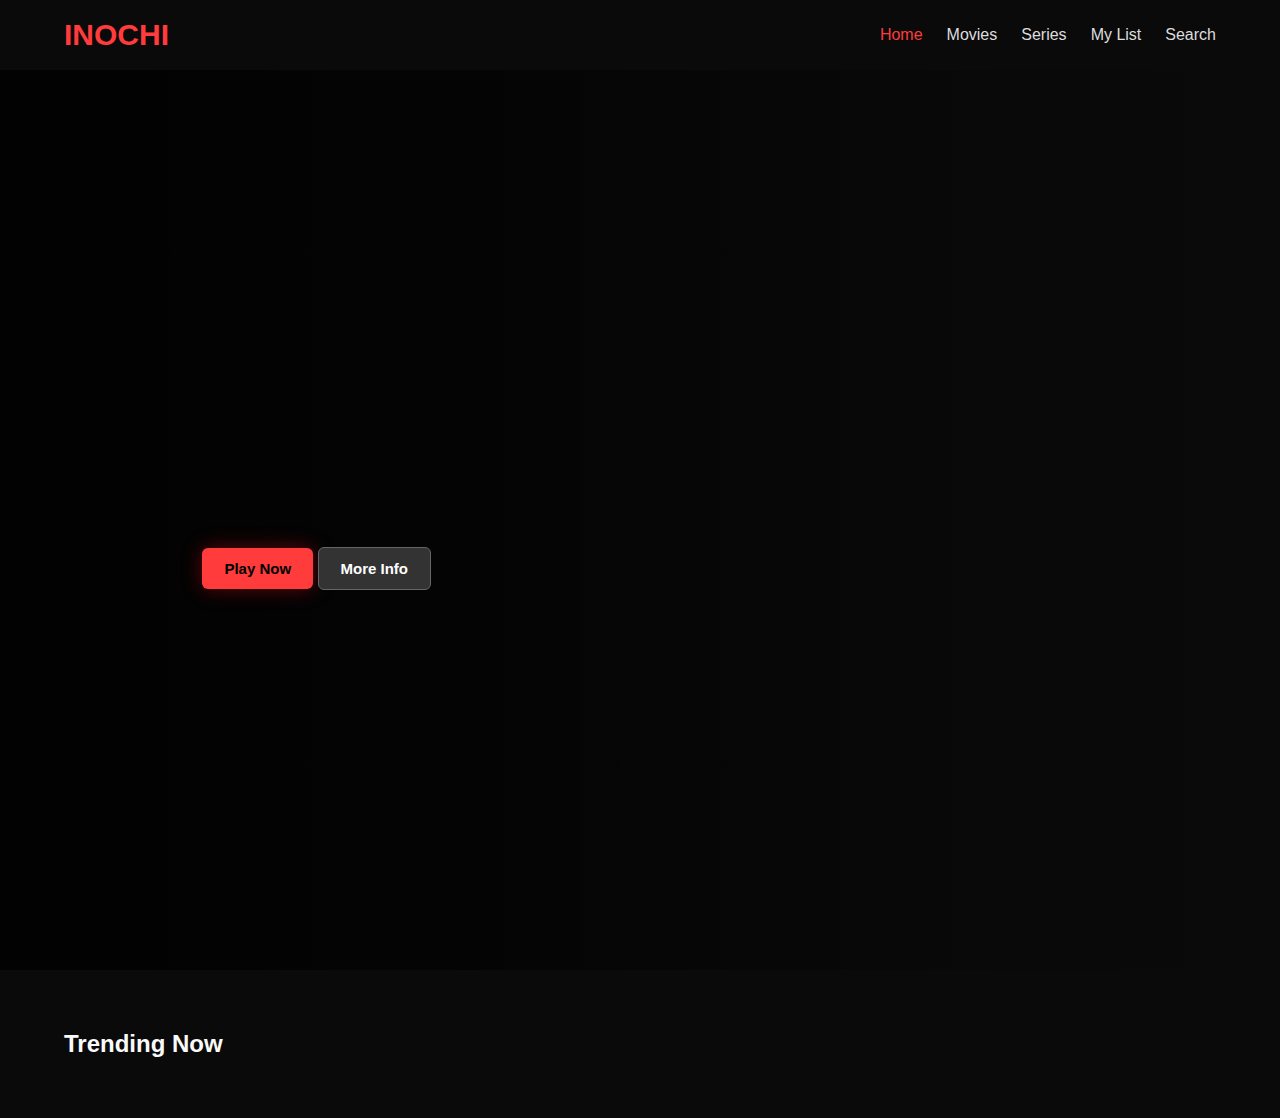
<file: index.html>
<!DOCTYPE html>
<html>
<head>
  <title>Inochi Clone</title>
  <link rel="stylesheet" href="style.css">
</head>
<body>

<nav class="container">
  <div class="logo">INOCHI</div>
  <ul>
    <li><a class="active" href="index.html">Home</a></li>
    <li><a href="movies.html">Movies</a></li>
    <li><a href="series.html">Series</a></li>
    <li><a href="mylist.html">My List</a></li>
    <li><a href="search.html">Search</a></li>
  </ul>
</nav>



<div id="hero" class="hero">
  <div class="hero-overlay"></div>
  <div class="hero-content">
    <h1 id="heroTitle"></h1>
    <p id="heroDesc" style="margin:12px 0 18px;color:#ccc"></p>
    <button class="btn btn-red">Play Now</button>
    <button class="btn btn-dark">More Info</button>

  </div>
</div>

<div class="container section">
  <h2>Trending Now</h2>
  
  <div id="trending" class="grid"></div>
</div>

<script src="./tmdb.js"></script>
<script src="./app.js"></script>
</body>
</html>
</file>
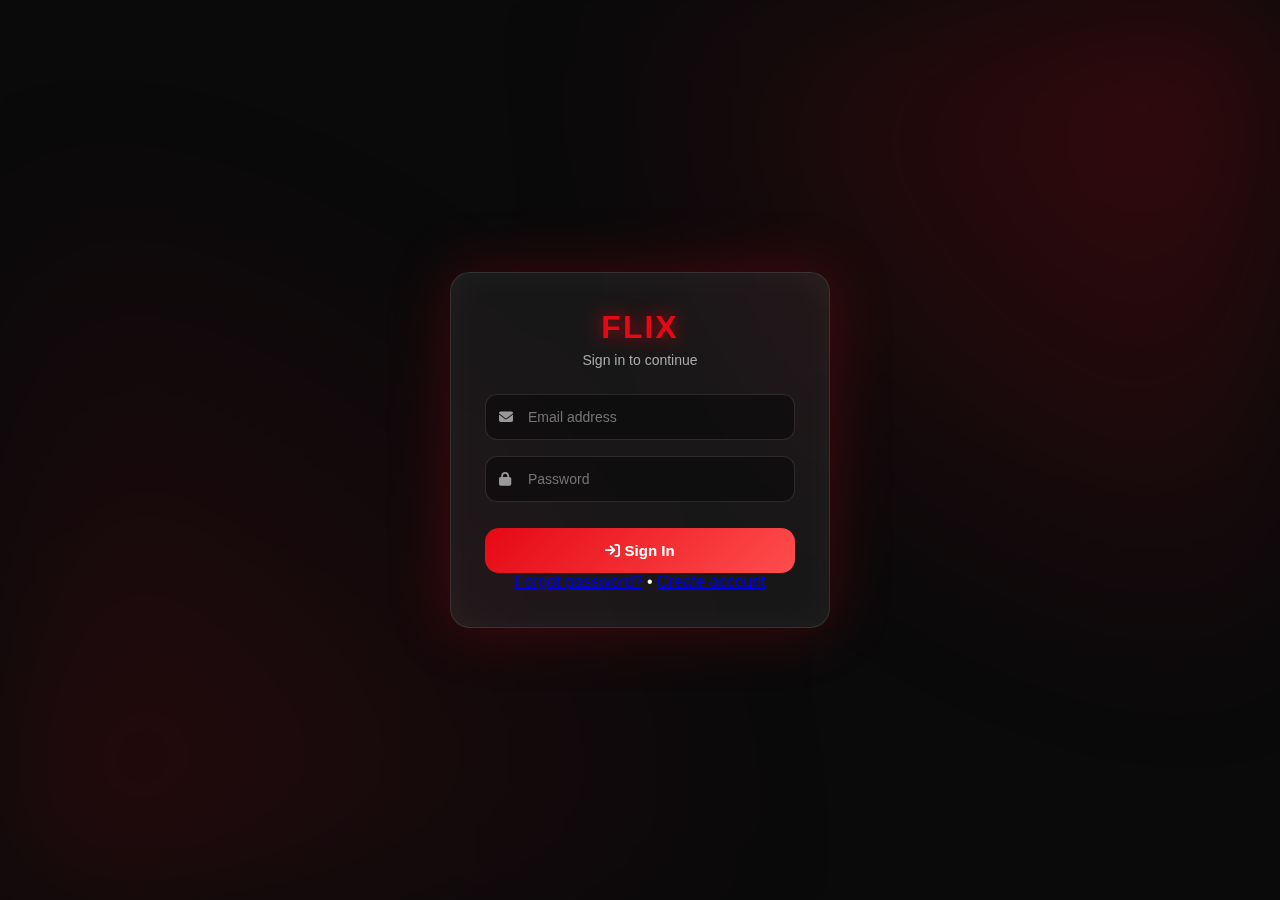
<file: account.html>
<!DOCTYPE html>
<html lang="en">
<head>
  <meta charset="UTF-8" />
  <title>Account | FLIX</title>

  <link rel="stylesheet" href="style.css" />
  <link
    rel="stylesheet"
    href="https://cdnjs.cloudflare.com/ajax/libs/font-awesome/6.5.0/css/all.min.css"/>

</head>

<body>

<section class="account-page">

  <h1 class="account-title">
    <i class="fa-solid fa-user-gear"></i>
    ACCOUNT <span>SETTINGS</span>
  </h1>

  <!-- PROFILE INFO -->
  <div class="account-card wide">

    <div class="card-header">
      <div class="card-title">
        <i class="fa-solid fa-user"></i>
        PROFILE INFORMATION
        <p>Your account details</p>
      </div>

      <button class="signout-btn">Sign Out</button>
    </div>

    <div class="profile-info">
      <div>
        <p class="label">EMAIL ADDRESS</p>
        <p class="email">adarshraj958@gmail.com</p>
        <span class="verified">
          <i class="fa-solid fa-circle-check"></i> Verified
        </span>
      </div>
    </div>

  </div>

  <!-- GRID -->
  <div class="account-grid">

    <!-- WEATHER -->
    <div class="account-card">
      <h3><i class="fa-solid fa-cloud"></i> WEATHER EFFECTS</h3>
      <p class="muted">Seasonal animations</p>

      <div class="toggle-row">
        <span>Enable Effects</span>
        <label class="switch">
          <input type="checkbox" id="weatherToggle">
          <span class="slider"></span>
        </label>
      </div>
    </div>

    <!-- SECURITY -->
    <div class="account-card">
      <h3><i class="fa-solid fa-shield"></i> SECURITY SETTINGS</h3>
      <p class="muted">Update email or password</p>

      <button class="settings-btn">
        Manage Account
        <i class="fa-solid fa-chevron-right"></i>
      </button>
    </div>

    

</section>

<script src="account.js"></script>
</body>
</html>
</file>
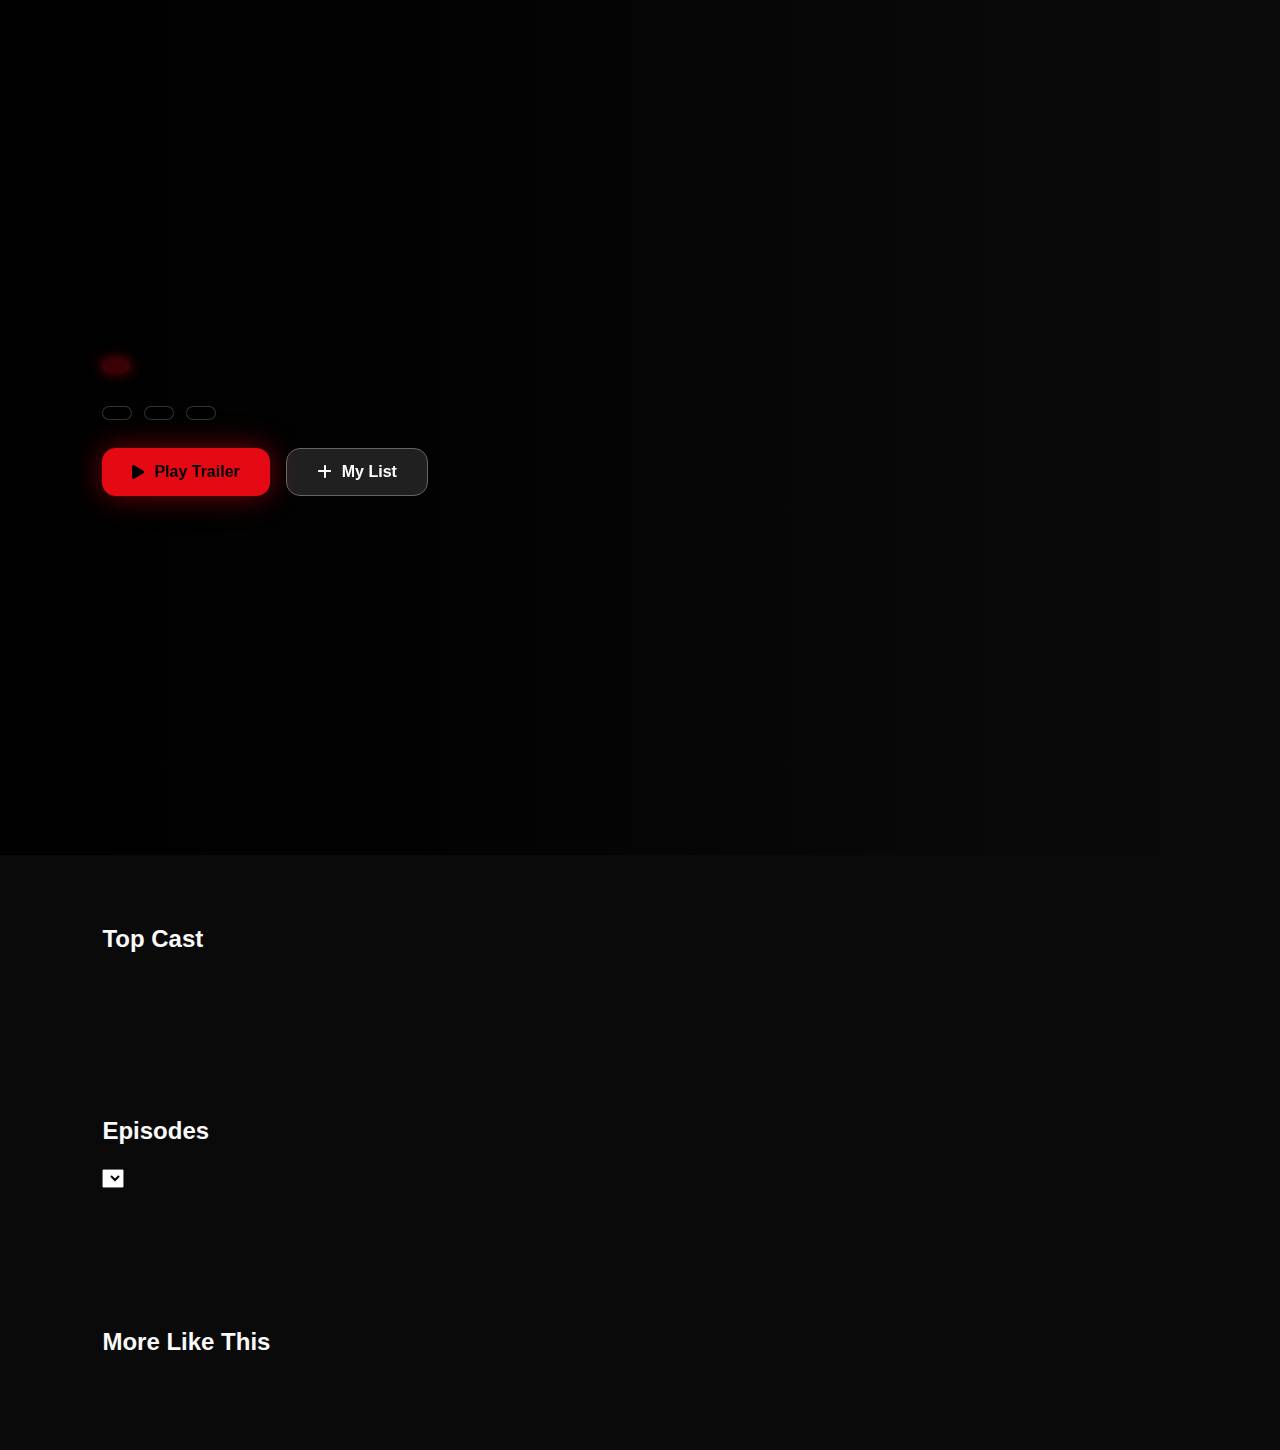
<file: details.html>
<!DOCTYPE html>
<html lang="en">
<head>
  <meta charset="UTF-8" />
  <title>Flix | Details</title>

  <link rel="stylesheet"
    href="https://cdnjs.cloudflare.com/ajax/libs/font-awesome/6.5.0/css/all.min.css"/>
  <link rel="stylesheet" href="style.css" />
  <link rel="stylesheet" href="details.css" />
</head>

<body>



<!-- TRAILER MODAL -->
<div id="trailerModal" class="trailer-modal">
  <div class="trailer-box">
    <button class="trailer-close" id="closeTrailer">✕</button>
    <iframe id="trailerFrame" allowfullscreen></iframe>
  </div>
</div>

<!-- HERO -->
<section id="detailsHero" class="details-hero hidden">
  <div class="details-overlay"></div>

  <div class="details-content">
    <span class="details-badge" id="detailsType"></span>

    <h1 id="detailsTitle"></h1>

    <div class="details-meta">
      <span id="detailsYear"></span>
      <span id="detailsRuntime"></span>
      <span id="detailsRating"></span>
    </div>

    <p id="detailsOverview"></p>

    <div class="details-buttons">
      <button class="btn btn-red" id="playBtn">
        <i class="fa-solid fa-play"></i> Play Trailer
      </button>
      <button class="btn btn-dark" id="listBtn">
        <i class="fa-solid fa-plus"></i> My List
      </button>
    </div>
  </div>
</section>

<!-- CAST -->
<section class="details-section hidden">
  <h2>Top Cast</h2>
  <div class="cast-grid" id="castGrid"></div>
</section>

<!-- SEASONS -->
<section class="details-section hidden" id="seasonsSection">
  <h2>Episodes</h2>
  <select id="seasonSelect" class="season-select"></select>
  <div class="episode-list" id="episodeList"></div>
</section>

<!-- SIMILAR -->
<section class="details-section hidden">
  <h2>More Like This</h2>
  <div class="similar-grid" id="similarGrid"></div>
</section>

<script src="tmdb.js"></script>
<script src="details.js"></script>
</body>

<!-- GLOBAL LOADER -->
<div id="globalLoader" class="global-loader">
  <div class="loader-ring"></div>
</div>
</html>
</file>
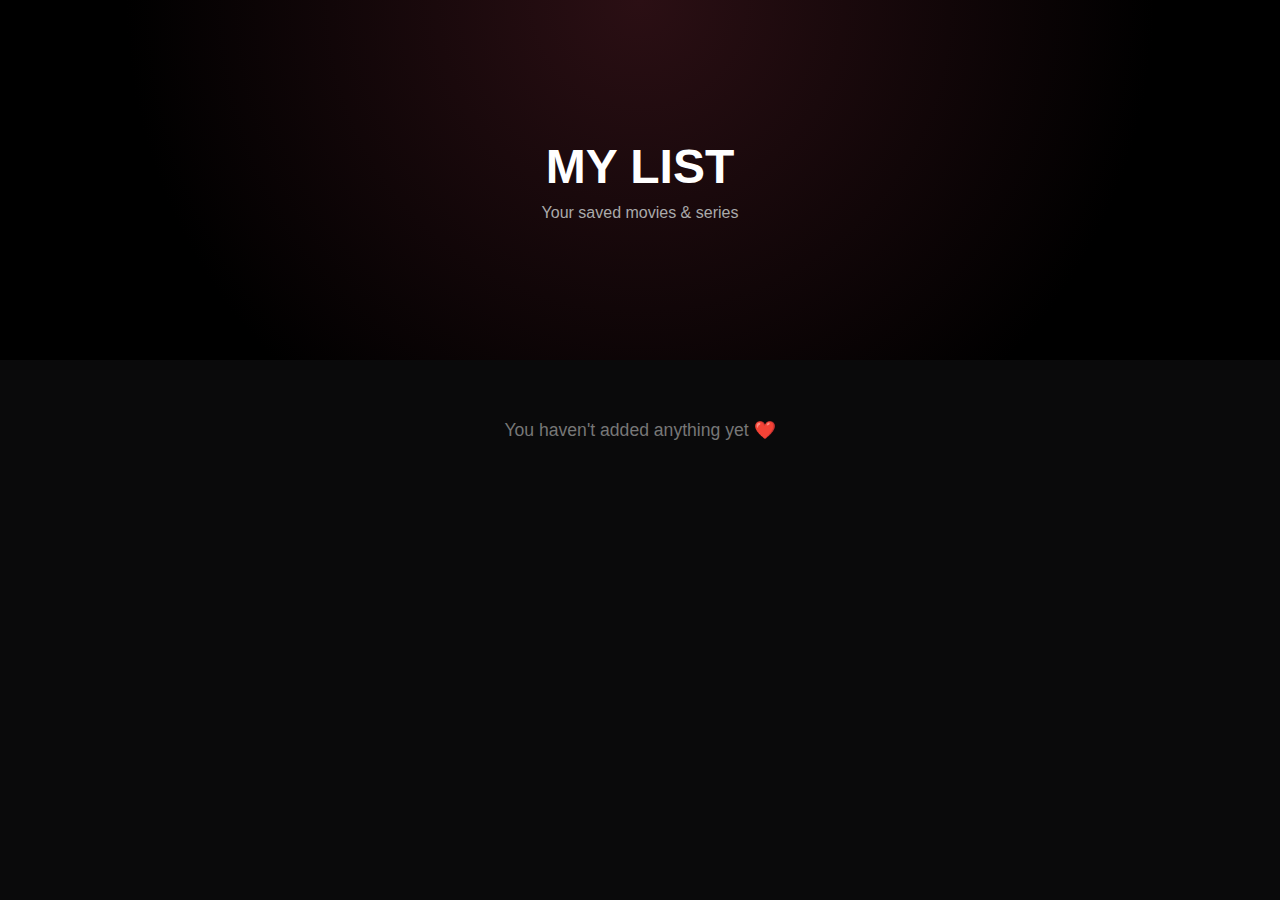
<file: mylist.html>
<!DOCTYPE html>
<html lang="en">
<head>
  <meta charset="UTF-8" />
  <title>My List | Inochi</title>
  <link rel="stylesheet" href="style.css" />
</head>
<body>

<!-- NAVBAR (reuse SAME navbar from other pages) -->

<section class="mylist-hero">
  <h1>MY LIST</h1>
  <p>Your saved movies & series</p>
</section>

<section class="mylist-section">
  <div class="movies-grid" id="mylist-grid">
    <!-- Saved items will appear here -->
  </div>

  <p class="empty-msg" id="empty-msg">
    You haven't added anything yet ❤️
  </p>
</section>

<script src="tmdb.js"></script>
<script src="app.js"></script>
</body>
</html>
</file>
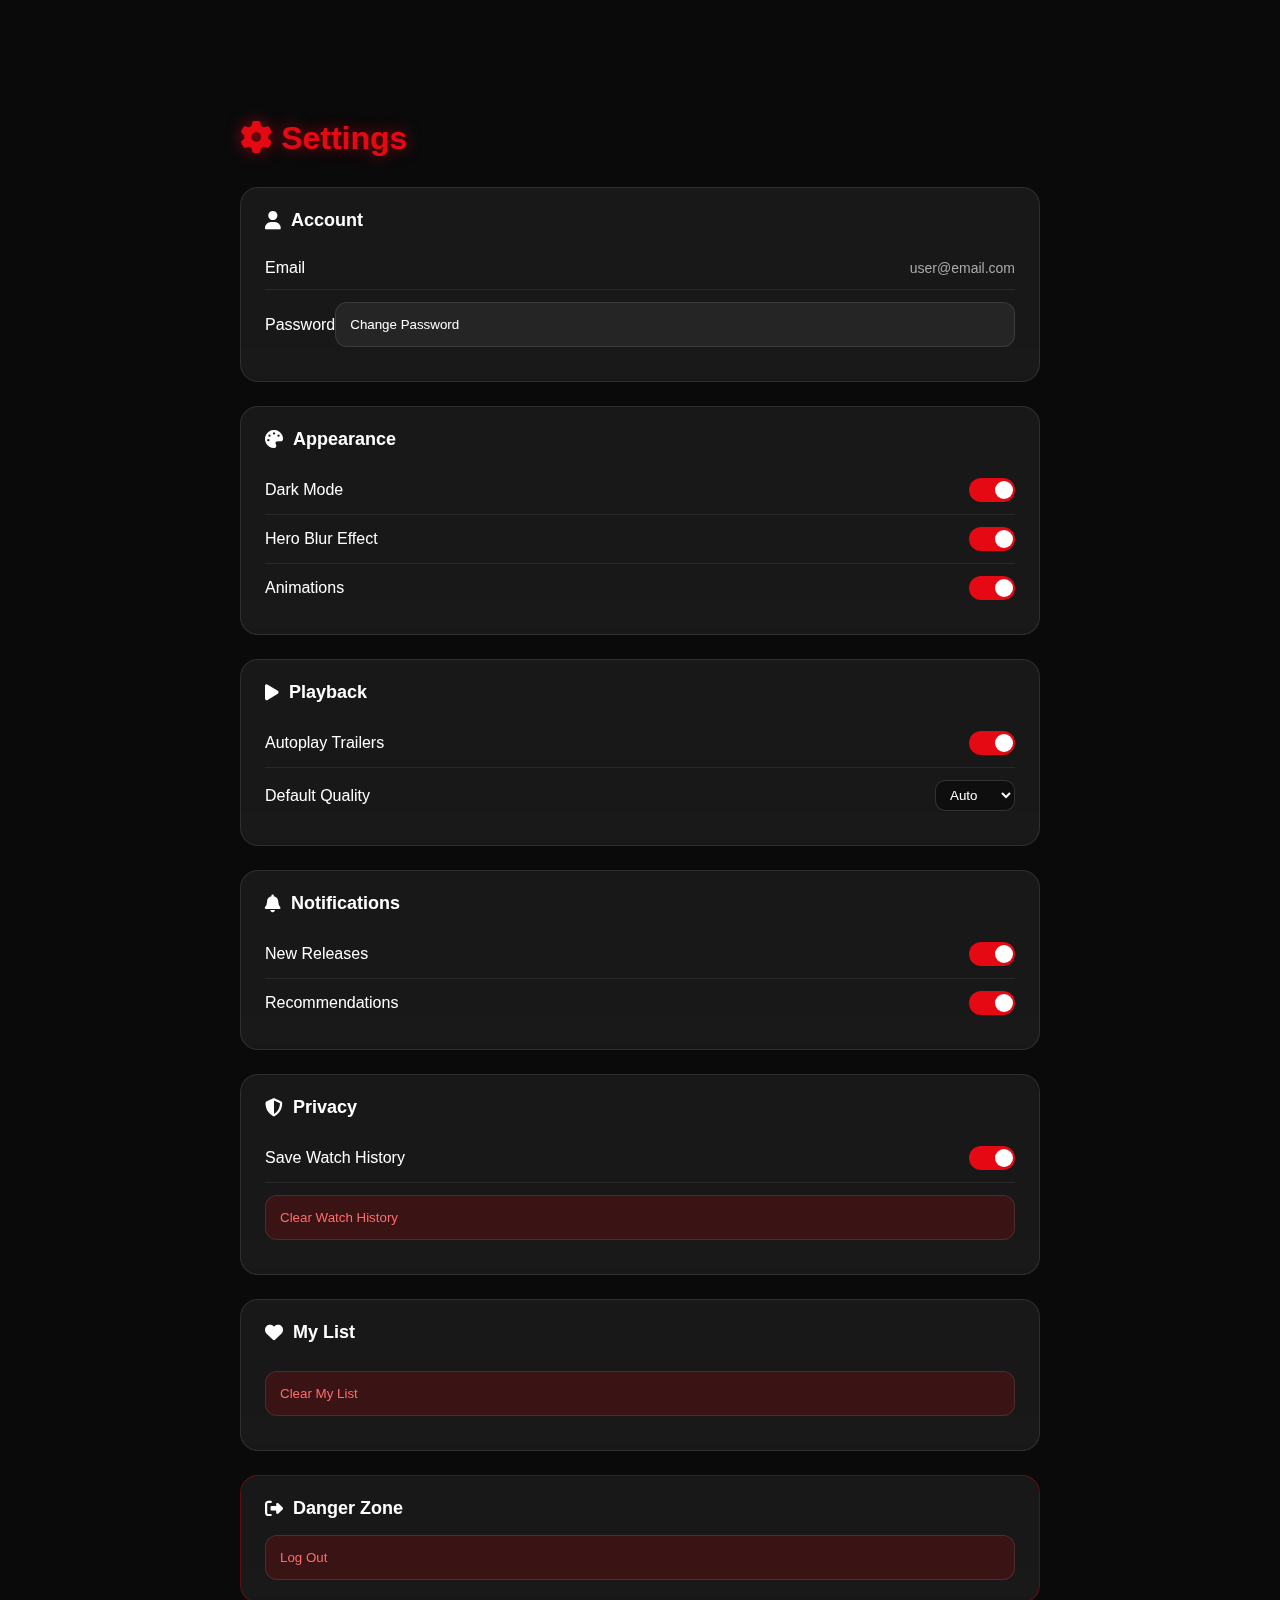
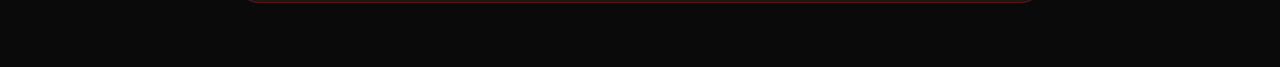
<file: settings.html>
<!DOCTYPE html>
<html lang="en">
<head>
  <meta charset="UTF-8" />
  <title>Settings | FLIX</title>

  <!-- Font Awesome -->
  <link
    rel="stylesheet"
    href="https://cdnjs.cloudflare.com/ajax/libs/font-awesome/6.5.0/css/all.min.css"/>

  <link rel="stylesheet" href="style.css" />
</head>

<body class="settings-body">

  <!-- SETTINGS CONTAINER -->
  <div class="settings-container">

    <h1 class="settings-title">
      <i class="fa-solid fa-gear"></i> Settings
    </h1>

    <!-- ACCOUNT -->
    <section class="settings-card">
      <h2><i class="fa-solid fa-user"></i> Account</h2>

      <div class="settings-row">
        <span>Email</span>
        <span class="muted">user@email.com</span>
      </div>

      <div class="settings-row">
        <span>Password</span>
        <button class="settings-btn">Change Password</button>
      </div>
    </section>

    <!-- APPEARANCE -->
    <section class="settings-card">
      <h2><i class="fa-solid fa-palette"></i> Appearance</h2>

      <div class="settings-row">
        <span>Dark Mode</span>
        <label class="switch">
          <input type="checkbox" id="darkMode" checked>
          <span class="slider"></span>
        </label>
      </div>

      <div class="settings-row">
        <span>Hero Blur Effect</span>
        <label class="switch">
          <input type="checkbox" id="heroBlur" checked>
          <span class="slider"></span>
        </label>
      </div>

      <div class="settings-row">
        <span>Animations</span>
        <label class="switch">
          <input type="checkbox" id="animations" checked>
          <span class="slider"></span>
        </label>
      </div>
    </section>

    <!-- PLAYBACK -->
    <section class="settings-card">
      <h2><i class="fa-solid fa-play"></i> Playback</h2>

      <div class="settings-row">
        <span>Autoplay Trailers</span>
        <label class="switch">
          <input type="checkbox" id="autoplay" checked>
          <span class="slider"></span>
        </label>
      </div>

      <div class="settings-row">
        <span>Default Quality</span>
        <select class="settings-select" id="quality">
          <option value="auto">Auto</option>
          <option value="1080p">1080p</option>
          <option value="720p">720p</option>
          <option value="480p">480p</option>
        </select>
      </div>
    </section>

    <!-- NOTIFICATIONS -->
    <section class="settings-card">
      <h2><i class="fa-solid fa-bell"></i> Notifications</h2>

      <div class="settings-row">
        <span>New Releases</span>
        <label class="switch">
          <input type="checkbox" id="notifyNew" checked>
          <span class="slider"></span>
        </label>
      </div>

      <div class="settings-row">
        <span>Recommendations</span>
        <label class="switch">
          <input type="checkbox" id="notifyRec">
          <span class="slider"></span>
        </label>
      </div>
    </section>

    <!-- PRIVACY -->
    <section class="settings-card">
      <h2><i class="fa-solid fa-shield-halved"></i> Privacy</h2>

      <div class="settings-row">
        <span>Save Watch History</span>
        <label class="switch">
          <input type="checkbox" id="watchHistory" checked>
          <span class="slider"></span>
        </label>
      </div>

      <div class="settings-row">
        <button class="settings-btn danger" id="clearHistory">
          Clear Watch History
        </button>
      </div>
    </section>

    <!-- MY LIST -->
    <section class="settings-card">
      <h2><i class="fa-solid fa-heart"></i> My List</h2>

      <div class="settings-row">
        <button class="settings-btn danger" id="clearMyList">
          Clear My List
        </button>
      </div>
    </section>

    <!-- DANGER ZONE -->
    <section class="settings-card danger-zone">
      <h2><i class="fa-solid fa-right-from-bracket"></i> Danger Zone</h2>

      <button class="settings-btn danger full" id="logoutBtn">
        Log Out
      </button>
    </section>

  </div>

  <!-- SETTINGS SCRIPT -->
  <script src="settings.js"></script>

</body>
</html>
</file>
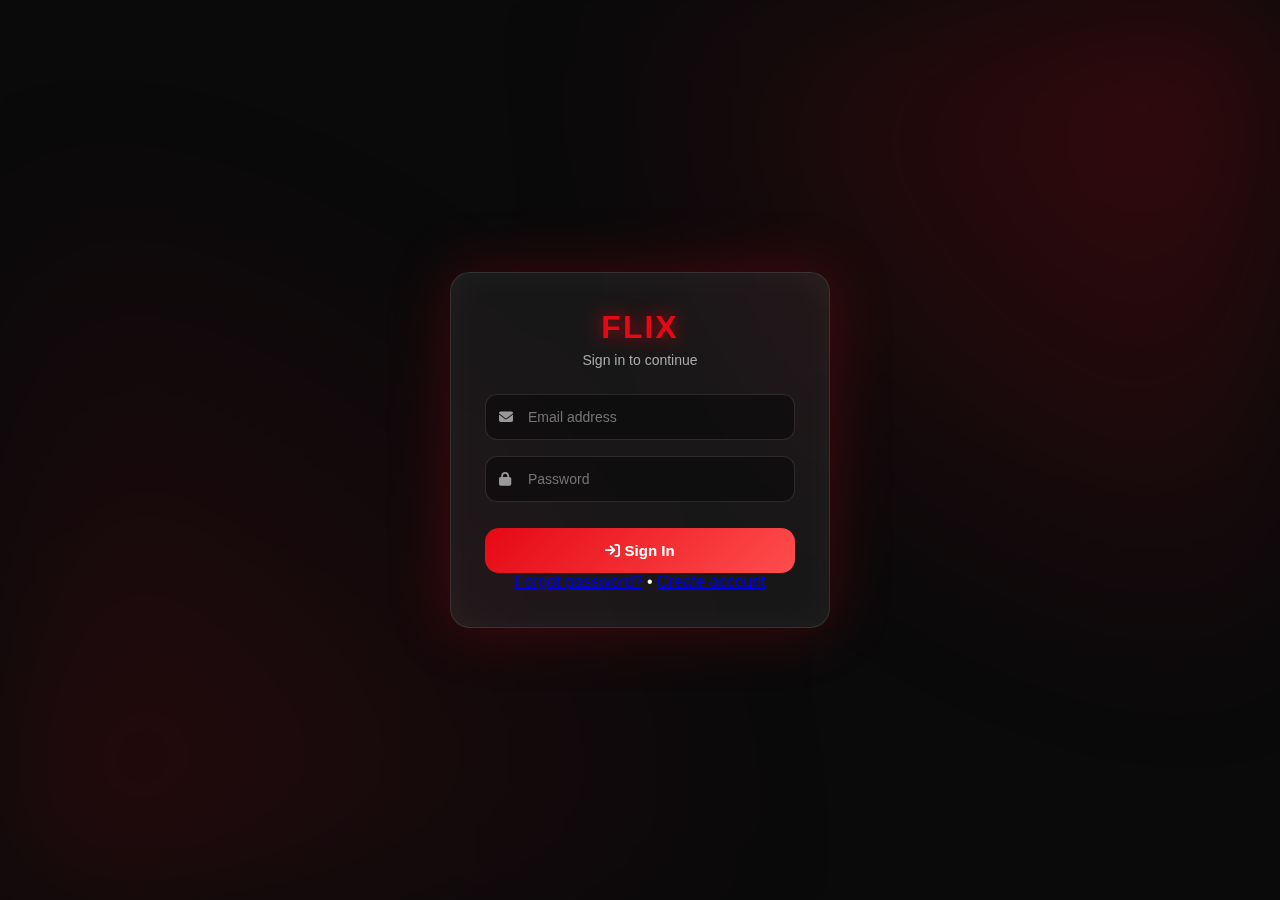
<file: signin.html>
<!DOCTYPE html>
<html lang="en">
<head>
  <meta charset="UTF-8" />
  <title>Sign In | FLIX</title>

  <!-- Font Awesome -->
  <link
    rel="stylesheet"
    href="https://cdnjs.cloudflare.com/ajax/libs/font-awesome/6.5.0/css/all.min.css"/>

  <link rel="stylesheet" href="style.css" />
</head>

<body class="auth-body">

  <!-- Background glow -->
  <div class="auth-bg"></div>

  <!-- Sign In Card -->
  <div class="auth-container">

    <div class="auth-logo">FLIX</div>
    <p class="auth-subtitle">Sign in to continue</p>

    <div class="auth-form">
      <div class="input-group">
        <i class="fa-solid fa-envelope"></i>
        <input
          type="email"
          id="signinEmail"
          placeholder="Email address"
          required />
      </div>

      <div class="input-group">
        <i class="fa-solid fa-lock"></i>
        <input
          type="password"
          id="signinPassword"
          placeholder="Password"
          required />
      </div>

      <button class="auth-btn" id="signinBtn">
        <i class="fa-solid fa-arrow-right-to-bracket"></i>
        Sign In
      </button>
    </div>

    <div class="auth-extra">
      <a href="#">Forgot password?</a>
      <span>•</span>
      <a href="#">Create account</a>
    </div>

  </div>

  <!-- Auth Logic -->
  <script src="auth.js"></script>
  <script>
    document.getElementById("signinBtn").addEventListener("click", () => {
      const email = document.getElementById("signinEmail").value.trim();
      const password = document.getElementById("signinPassword").value.trim();

      if (!email || !password) {
        alert("Please enter email and password");
        return;
      }

      // frontend-only sign in
      signIn(email);
      window.location.href = "index.html";
    });
  </script>

</body>
</html>
</file>
<file: style.css>
*{
  margin:0;
  padding:0;
  box-sizing:border-box;
  font-family:Segoe UI,Arial;
  animation-duration: calc(var(--animations, 1) * 1s);
  transition-duration: calc(var(--animations, 1) * 0.3s);
}

body{
    font-family: 'Plus Jakarta Sans', sans-serif;
    background-color: var(--bg-primary);
    color: var(--text-primary);
    overflow-x: hidden;
}

:root{
    --bg-primary: #0a0a0b;
    --bg-secondary: #111113;
    --accent-crimson: #dc2626;
    --accent-rose: #be123c;
    --accent-warm: #fca5a5;
    --text-primary: #fafafa;
    --text-secondary: #a1a1aa;
    --glass-bg: rgba(255, 255, 255, 0.03);
    --glass-border: rgba(255, 255, 255, 0.08);

}

.container{
    width:90%;
    margin:auto
}

nav{
    display:flex;
    justify-content:space-between;
    align-items:center;
    padding:18px 0;
}

nav .logo{
    font-size:30px;
    font-weight:700;
    color:#ff3b3b
}

nav ul{
    display:flex;
    gap:24px;
    list-style:none
}
nav ul li a{
    color:#ddd;
    text-decoration:none;
    font-weight:500
}
nav ul li a.active,nav ul li a:hover{
    color:#ff3b3b
}

.hero{
  position: relative;
  width: 100vw;
  min-height: 100vh;
  background-size: cover;
  background-position: center;
  display: flex;
  align-items: center;
  padding: 0 8%;
  color: white;
  overflow: hidden;
  padding-top: 78px;
}


.hero-overlay{
    position: absolute;
    inset: 0;
    background:
    linear-gradient(
      90deg,
      rgba(0,0,0,0.85) 0%,
      rgba(0,0,0,0.55) 40%,
      rgba(0,0,0,0.2) 70%,
      rgba(0,0,0,0) 100%
    );
  z-index: 1;
}
.hero-content{
    position:relative;
    z-index:4;
    max-width:720px;
    padding-left:100px;
    padding-top: 0;
    
}

.hero h1{
  font-size: 72px;
  font-weight: 900;
  line-height: 1.1; /* FIX */
  margin-bottom: 16px;
}

.hero-content p {
  font-size: 18px;
  max-width: 620px;
}

.btn{
    padding:12px 22px;
    border-radius:6px;
    border:0;
    font-weight:600;
    cursor:pointer;
    font-size: 15px;
}
.btn-red{
    background:#ff3b3b
}
.btn-dark{
    background:#333;
    color:#fff;
    border:1px solid #666
}
.section{
    padding: 60px 0;
}
.grid{
    display:grid;
    grid-template-columns:repeat(auto-fill,180px);
    gap:18px
}

.card{
    background:#151515;
    border-radius:12px;
    overflow:hidden;
    cursor:pointer
}
.card img{
    width:100%;
    height:260px;
    object-fit:cover
}
.card-title{
    padding:8px;
    font-size:14px;
    font-weight:600
}
.search-box{
    width:60%;
    padding:14px;
    border-radius:10px;
    border:0;
    background:#1b1b1d;
    color:#fff;
    font-size:16px
}

/* Side arrow */
.row-section {
  position: relative;
  padding: 20px 40px;
}

.movies-hero {
  height: 55vh;
  background: radial-gradient(circle at top, #3a0f14, #000 60%);
  display: flex;
  flex-direction: column;
  justify-content: center;
  align-items: center;
  text-align: center;
  color: white;
}

.movies-hero h1 {
  font-size: 3.5rem;
  font-weight: 800;
}

.movies-hero h1 span {
  color: #e50914;
}

.movies-hero p {
  color: #aaa;
  margin: 15px 0 30px;
}


.search-box {
  width: 420px;
  max-width: 90%;
}

.search-box input {
  width: 100%;
  padding: 15px 20px;
  border-radius: 12px;
  border: none;
  outline: none;
  font-size: 1rem;
  background: rgba(255,255,255,0.08);
  color: white;
}


.movies-section {
  padding: 40px;
}

.movies-section h2 {
  margin-bottom: 20px;
}

#movies-grid {
  display: grid;
  grid-template-columns: repeat(auto-fill, minmax(220px, 1fr));
  width: 100%;
  max-width: 2000px;
  margin: auto;
  grid-template-columns: repeat(6, 1fr);
  gap:32px;
  padding: 0 60px;
}

#series-grid {
  display: grid;
  grid-template-columns: repeat(auto-fill, minmax(220px, 1fr));
  width: 100%;
  max-width: 2000px;
  margin: auto;
  grid-template-columns: repeat(6, 1fr);
  gap:32px;
  padding: 0 60px;
}

.movie-card {
  position: relative;
  background: transparent;
  border-radius: 20px;
  overflow: hidden;
  cursor: pointer;
  transition: transform 0.3s ease, box-shadow 0.35s ease;
  max-width: none;

}

.movie-card:hover {
  transform: scale(1.06);
  box-shadow: 0 20px 50px rgba(229, 9, 20, 0.35);
}


.movie-card img {
  width: 100%;
  height: 360px;
  object-fit: cover;
}

.movie-card .rating {
  position: absolute;
  top: 14px;
  left: 14px;

  padding: 6px 10px;
  font-size: 12px;
  font-weight: 700;
  letter-spacing: 0.5px;

  color: #fff;

  /* Glass look */
  background: rgba(0, 0, 0, 0.35);
  backdrop-filter: blur(8px);

  border-radius: 10px;
  border: 1px solid rgba(28, 250, 8, 0.6);

  /* Glow */
  box-shadow:
    0 0 10px rgba(81, 241, 7, 0.6),
    inset 0 0 10px rgba(229, 9, 20, 0.2);

  z-index: 2;
}

.movie-card:hover .rating {
  box-shadow:
    0 0 18px rgba(2, 238, 2, 0.9),
    inset 0 0 12px rgba(229, 9, 20, 0.35);
}




.movie-info {
  padding: 10px;
}

.movie-info div:first-child{
  font-weight: 600;
  font-size: 15px;
}

.movie-info .year {
  color: #aaa;
  margin-top: 4px;
  font-size: 13px;
}


.hd {
  background: #e50914;
  padding: 2px 6px;
  border-radius: 5px;
  font-size: 0.7rem;
  margin-left: 6px;
}


/* Arrow buttons */
.slider-btn {
  position: absolute;
  top: 55%;
  transform: translateY(-50%);
  background: rgba(0,0,0,0.7);
  color: white;
  border: none;
  font-size: 40px;
  padding: 10px 14px;
  cursor: pointer;
  z-index: 30;
  border-radius: 50%;
  opacity: 0;
  transition: opacity 0.3s;
}

.slider-btn.left {
  left: 0;
}

.slider-btn.right {
  right: 0;
}

.slider-btn:hover {
  background: rgba(255,255,255,0.2);
}

.row-section:hover .slider-btn {
  opacity: 1;
}

/* MYLIST */
.mylist-hero {
  height: 40vh;
  background: radial-gradient(circle at top, #2b0f14, #000 70%);
  display: flex;
  flex-direction: column;
  justify-content: center;
  align-items: center;
  text-align: center;
  color: white;
}

.mylist-hero h1 {
  font-size: 3rem;
  font-weight: 800;
}

.mylist-hero p {
  color: #aaa;
  margin-top: 10px;
}

.empty-msg {
  text-align: center;
  margin-top: 60px;
  color: #777;
  font-size: 1.1rem;
}

.card {
  position: relative;
  overflow: hidden;
}

/* Overlay */
.card-overlay {
  position: absolute;
  inset: 0;
  background: rgba(0,0,0,0.6);
  display: flex;
  justify-content: center;
  align-items: center;
  gap: 12px;
  opacity: 0;
  transition: opacity 0.3s;
}

.card:hover .card-overlay,
.movie-card:hover .card-overlay {
  opacity: 1;
}

/* Buttons */
.play-btn {
  width: 48px;
  height: 48px;
  border-radius: 50%;
  background: #e50914;
  border: none;
  color: white;
  font-size: 18px;
  cursor: pointer;
}

.save-btn {
  width: 42px;
  height: 42px;
  border-radius: 50%;
  background: rgba(255,255,255,0.2);
  border: none;
  color: white;
  font-size: 18px;
  cursor: pointer;
}


/* =========================
   DETAILS PAGE CLICK FIX
========================= */

.details-hero {
  position: relative;
}

.details-hero::after {
  pointer-events: none !important;
}

.details-content {
  position: relative;
  z-index: 100;
}

.details-buttons {
  position: relative;
  z-index: 200;
}

.details-buttons button {
  pointer-events: auto !important;
  cursor: pointer;
}

.remove-btn {
  width: 42px;
  height: 42px;
  border-radius: 50%;
  background: rgba(255,255,255,0.2);
  border: none;
  color: white;
  font-size: 16px;
  cursor: pointer;
}

.remove-btn {
  width: 42px;
  height: 42px;
  border-radius: 50%;
  background: rgba(255,255,255,0.2);
  border: none;
  color: white;
  font-size: 16px;
  cursor: pointer;
}

/* Overlay click fix */
.card-overlay {
  pointer-events: none;
}

.card-overlay button {
  pointer-events: auto;
}

.navbar {
  height: 78px;
  padding: 0 40px;
  display: flex;
  align-items: center;
  background: transparent;
  position: fixed;
  top: 0;
  left: 0;
  width: 100%;
  z-index: 1000;
  transition: 0.3s ease;
}

.nav-left {
  flex: 1;
}

.logo {
  font-size: 32px;
  font-weight: 900;
  color: #e50914;
}


.nav-center {
  position: absolute;
  left: 50%;
  transform: translateX(-50%);
  display: flex;
  align-items: center;
  gap: 42px;

  padding: 14px 46px;
  background: rgba(20,20,22,0.55);
  backdrop-filter: blur(18px);
  border-radius: 999px;

  border: 1px solid rgba(255,255,255,0.08);
  box-shadow:
    0 0 30px rgba(0,0,0,0.5),
    inset 0 0 20px rgba(255,255,255,0.03);

  z-index: 999;
}


.nav-center i {
  font-size: 20px; /* bigger icons */
}

.nav-center a {
  color: #ddd;
  text-decoration: none;
  font-size: 19px;
  font-weight: 500;
}

.nav-center a:hover,
.nav-center a.active {
  background: rgba(255,255,255,0.12);
  border-radius: 999px;
}

.nav-right {
  flex: 1;
  display: flex;
  justify-content: flex-end;
  align-items: center;
  gap: 14px;
}

.nav-right .icon,
.notification {
  width: 40px;
  height: 40px;
  display: grid;
  place-items: center;

  border-radius: 50%;
  background: rgba(255,255,255,0.08);
  backdrop-filter: blur(10px);

  cursor: pointer;
  transition: all 0.3s ease;
}

.nav-right .icon i,
.notification i {
  font-size: 17px;
  color: #ddd;
}

.nav-right .icon:hover,
.notification:hover {
  background: rgba(229,9,20,0.2);
  box-shadow: 0 0 18px rgba(229,9,20,0.45);
  transform: scale(1.08);
}

.nav-right .icon:hover i,
.notification:hover i {
  color: #e50914;
}

.nav-divider {
  width: 1px;
  height: 26px;
  background: rgba(255,255,255,0.15);
  margin: 0 6px;
}



.nav-right i {
  font-size: 20px;
}

.icon {
  font-size: 1.1rem;
  color: white;
  text-decoration: none;
}
/* =========================
   SERVICE INFORMATION
========================= */

.service-info {
  padding: 100px 8%;
  text-align: center;
  color: white;
}

.service-tag {
  font-size: 12px;
  letter-spacing: 2px;
  color: #e50914;
}

.service-title {
  font-size: 42px;
  margin: 10px 0;
}

.service-title span {
  color: #e50914;
}

.service-subtitle {
  color: #aaa;
  margin-bottom: 50px;
}

.service-grid {
  display: grid;
  grid-template-columns: repeat(3, 1fr);   /* 3 cards per row */
  gap: 32px;                               /* more space */
  max-width: 1200px;                      /* keeps it centered */
  margin: 0 auto;
}

.service-card {
  background: rgba(255,255,255,0.06);
  border-radius: 20px;
  padding: 34px;               /* bigger padding */
  min-height: 200px;           /* taller cards */
  text-align: left;
  backdrop-filter: blur(12px);
  transition: transform 0.3s, box-shadow 0.3s;
}


.service-card:hover {
  transform: translateY(-6px);
}

.service-card h3 {
  margin-bottom: 10px;
  font-size: 18px;
}

.service-card p {
  color: #bbb;
  font-size: 14px;
  line-height: 1.6;
}

/* Accent colors */
.service-card.blue { border: 1px solid #1e90ff33; }
.service-card.purple { border: 1px solid #9b59b633; }
.service-card.green { border: 1px solid #2ecc7133; }
.service-card.yellow { border: 1px solid #f1c40f33; }
.service-card.red { border: 1px solid #e74c3c33; }
.service-card.orange { border: 1px solid #e67e2233; }


/* NOTIFICATION */
.notification {
  position: relative;
}

.notification .badge {
  position: absolute;
  top: -6px;
  right: -6px;

  background: #22c55e;
  color: #000;
  font-size: 10px;
  padding: 2px 6px;
  border-radius: 999px;
  font-weight: 700;

  box-shadow: 0 0 8px rgba(34,197,94,0.7);
}


/* SIGN IN */
.signin-btn {
  background: #e50914;
  padding: 8px 18px;
  border-radius: 12px;
  color: white;
  font-size: 14px;
  text-decoration: none;
}

.trending-pill {
  display: inline-block;
  padding: 8px 18px;
  margin-bottom: 14px;
  border-radius: 999px;
  font-size: 13px;
  letter-spacing: 1px;
  font-weight: 600;
  color: #e50914;
  background: rgba(229, 9, 20, 0.15);
  border: 1px solid rgba(229, 9, 20, 0.4);
  backdrop-filter: blur(6px);
  box-shadow: 0 0 15px rgba(229,9,20,0.4);
}


.navbar.scrolled {
  background: rgba(0,0,0,0.8);
  backdrop-filter: blur(10px);
}

.hero-bg-blur {
  position: absolute;
  inset: 0;
  background: inherit;          /* uses hero background image */
  filter: blur(0px);            /* 👈 blur amount */
  transform: scale(1.05);       /* prevents edge blur lines */
  z-index: 0;
}

.btn-red {
  box-shadow: 0 0 20px rgba(229,9,20,0.4);
}

.btn-red:hover {
  box-shadow: 0 0 30px rgba(229,9,20,0.7);
}

/* SIDE ARROW BUTTONS */
.hero-arrow {
  position: absolute;
  top: 50%;
  transform: translateY(-50%);
  background: rgba(0,0,0,0.5);
  border: none;
  color: white;
  font-size: 42px;
  width: 54px;
  height: 54px;
  border-radius: 50%;
  cursor: pointer;
  z-index: 3;
  opacity: 0;
  transition: opacity 0.3s, background 0.3s;
}

.hero:hover .hero-arrow {
  opacity: 1;
}

.hero-arrow:hover {
  background: rgba(255,255,255,0.2);
}

.hero-arrow.left {
  left: 20px;
}

.hero-arrow.right {
  right: 20px;
}

.hero-left-blur {
  position: absolute;
  inset: 0;
  background: black;                 /* same hero image */
  filter: blur(8px);                   /* blur strength */
  transform: scale(1.05);              /* avoid edge artifacts */
  z-index: 0;
  opacity: var(--hero-blur, 1);   /* control via JS */

  /* MASK: blur only left side */
  -webkit-mask-image: linear-gradient(
    to right,
    rgba(0,0,0,1) 0%,
    rgba(0,0,0,1) 35%,
    rgba(0,0,0,0.6) 55%,
    rgba(0,0,0,0) 70%
  );
  mask-image: linear-gradient(
    to right,
    rgba(0,0,0,1) 0%,
    rgba(0,0,0,1) 35%,
    rgba(0,0,0,0.6) 55%,
    rgba(0,0,0,0) 70%
  );
}

@media (max-width: 900px) {
  .service-grid {
    grid-template-columns: repeat(2, 1fr);
  }
}

@media (max-width: 600px) {
  .service-grid {
    grid-template-columns: 1fr;
  }
}

.nav-item {
  display: flex;
  flex-direction: column;
  align-items: center;
  gap: 4px;
  font-size: 0.75rem;
  color: #ccc;
  cursor: pointer;
  transition: color 0.3s;
}

.nav-item i {
  font-size: 22px;
  transition: transform 0.3s ease, color 0.3s ease;
}

.nav-item:hover,
.nav-item.active {
  color: #e50914;
}

.nav-item a {
  display: flex;
  align-items: center;
  gap: 10px;                 /* space between icon & text */

  padding: 8px 14px;
  border-radius: 999px;

  text-decoration: none;
  color: #ccc;
  font-size: 15px;
  font-weight: 500;

  transition: all 0.3s ease;
}

.nav-item:hover a {
  color: #fff;
}

.nav-item:hover i {
  transform: translateY(-2px) scale(1.1);
  color: #e50914;
}

/* ACTIVE STATE */
.nav-item.active a {
  color: #e50914;
}

.nav-item.active i {
  color: #e50914;
  text-shadow: 0 0 12px rgba(229,9,20,0.8);
}

/* Active dot indicator */
.nav-item.active::after {
  content: "";
  position: absolute;
  bottom: -12px;
  width: 6px;
  height: 6px;
  background: #e50914;
  border-radius: 50%;
  box-shadow: 0 0 12px rgba(229,9,20,0.9);
}


.hero-dots-wrapper {
  width: 100%;
  display: flex;
  justify-content: center;
  margin-top: 20px;      /* space below hero */
}

.hero-dots {
  display: flex;
  gap: 10px;
  margin: 26px;
  align-items: center;
}

.hero-dot {
  position: relative;
  width: 10px;
  height: 10px;
  border-radius: 999px;
  background: rgba(255,255,255,0.3);
  overflow: hidden;
  cursor: pointer;
  transition: width 0.3s ease;;
}

.hero-dot.active {
  width: 32px;
  border-radius: 999px;
  background: #e50914;
  box-shadow: 0 0 12px rgba(229,9,20,0.7);
}

.hero-dot::after {
  content: "";
  position: absolute;
  inset: 0;
  width: 0%;
  background: #e50914;
  border-radius: inherit;
}

/* Animate fill */
.hero-dot.active::after {
  animation: dotProgress linear forwards;
  animation-duration: var(--slide-duration, 5s);
}

/* Keyframes */
@keyframes dotProgress {
  from { width: 0%; }
  to { width: 100%; }
}

.hero-dot:hover {
  background: #e50914;
}

@media (max-width: 768px) {
  .hero-content {
    align-items: center;
    text-align: center;
  }

  .hero-dots {
    justify-content: center;
  }
}

/* SIGN IN PAGE */
/* =========================
   SIGN IN PAGE
========================= */

.auth-body {
  min-height: 100vh;
  background: #0a0a0b;
  display: flex;
  justify-content: center;
  align-items: center;
  overflow: hidden;
  position: relative;
}

/* BACKGROUND GLOW */
.auth-bg {
  position: absolute;
  inset: 0;
  background:
    radial-gradient(circle at top right, rgba(229,9,20,0.25), transparent 45%),
    radial-gradient(circle at bottom left, rgba(229,9,20,0.15), transparent 50%);
  filter: blur(80px);
  z-index: 0;
}

/* CARD */
.auth-container {
  position: relative;
  z-index: 2;
  width: 380px;
  padding: 36px 34px;
  background: rgba(255,255,255,0.06);
  backdrop-filter: blur(20px);
  border-radius: 20px;
  border: 1px solid rgba(255,255,255,0.12);
  box-shadow:
    0 0 60px rgba(229,9,20,0.25),
    inset 0 0 40px rgba(255,255,255,0.04);
  text-align: center;
}

/* LOGO */
.auth-logo {
  font-size: 32px;
  font-weight: 800;
  color: #e50914;
  letter-spacing: 2px;
  margin-bottom: 6px;
  text-shadow: 0 0 18px rgba(229,9,20,0.8);
}

.auth-subtitle {
  color: #aaa;
  margin-bottom: 26px;
  font-size: 14px;
}

/* FORM */
.auth-form {
  display: flex;
  flex-direction: column;
  gap: 16px;
}

/* INPUT */
.input-group {
  position: relative;
}

.input-group i {
  position: absolute;
  left: 14px;
  top: 50%;
  transform: translateY(-50%);
  color: #999;
  font-size: 14px;
}

.input-group input {
  width: 100%;
  padding: 14px 14px 14px 42px;
  border-radius: 12px;
  border: 1px solid rgba(255,255,255,0.12);
  background: rgba(0,0,0,0.35);
  color: #fff;
  font-size: 14px;
  outline: none;
  transition: all 0.3s ease;
}

.input-group input:focus {
  border-color: #e50914;
  box-shadow: 0 0 0 2px rgba(229,9,20,0.3);
}

/* BUTTON */
.auth-btn {
  margin-top: 10px;
  padding: 14px;
  border-radius: 14px;
  border: none;
  background: linear-gradient(135deg, #e50914, #ff4d4d);
  color: white;
  font-weight: 600;
  font-size: 15px;
  cursor: pointer;
  transition: all 0.3s
}

/* =========================
   PROFILE DROPDOWN
========================= */

.profile-menu {
  position: relative;
}

.profile-btn {
  display: flex;
  align-items: center;
  gap: 8px;
  padding: 6px 14px;
  border-radius: 999px;
  background: rgba(255,255,255,0.08);
  backdrop-filter: blur(10px);
  cursor: pointer;

  transition: all 0.3s ease;
}

.profile-btn:hover {
  background: rgba(229,9,20,0.2);
  box-shadow: 0 0 18px rgba(229,9,20,0.5);
}

.avatar {
  width: 32px;
  height: 32px;
  border-radius: 50%;
  object-fit: cover;
  border: 2px solid rgba(229,9,20,0.6);
}

.username {
  font-size: 14px;
  font-weight: 600;
  color: #fff;
}

.profile-btn i {
  font-size: 12px;
  opacity: 0.8;
}

/* DROPDOWN */
.profile-dropdown {
  position: absolute;
  top: 130%;
  right: 0;
  width: 180px;
  background: rgba(15,15,17,0.85);
  backdrop-filter: blur(16px);
  border-radius: 14px;
  border: 1px solid rgba(255,255,255,0.12);
  box-shadow:
    0 0 40px rgba(229,9,20,0.25);
  padding: 8px;
  display: none;
  flex-direction: column;
  z-index: 1000;
}

/* SHOW ON HOVER */
.profile-menu:hover .profile-dropdown {
  display: flex;
}

/* DROPDOWN LINKS */
.profile-dropdown a {
  display: flex;
  align-items: center;
  gap: 10px;
  padding: 10px 12px;
  border-radius: 10px;
  color: #ddd;
  text-decoration: none;
  font-size: 0.85rem;
  transition: all 0.25s ease;
}

.profile-dropdown a i {
  font-size: 0.9rem;
  width: 16px;
}

/* HOVER EFFECT */
.profile-dropdown a:hover {
  background: rgba(229,9,20,0.15);
  color: white;
}

/* LOGOUT SPECIAL */
.profile-dropdown a.logout {
  color: #ff6b6b;
}

.profile-dropdown a.logout:hover {
  background: rgba(255,0,0,0.15);
  color: #fff;
}


/* =========================
   SETTINGS PAGE
========================= */

.settings-body {
  background: #0a0a0b;
  min-height: 100vh;
  padding: 120px 20px 40px;
  color: white;
}

.settings-container {
  max-width: 800px;
  margin: auto;
}

.settings-title {
  font-size: 32px;
  margin-bottom: 30px;
  color: #e50914;
  text-shadow: 0 0 15px rgba(229,9,20,0.6);
}

/* CARD */
.settings-card {
  background: rgba(255,255,255,0.06);
  border-radius: 18px;
  padding: 22px 24px;
  margin-bottom: 24px;
  border: 1px solid rgba(255,255,255,0.1);
  backdrop-filter: blur(14px);
}

.settings-card h2 {
  font-size: 18px;
  margin-bottom: 16px;
  display: flex;
  align-items: center;
  gap: 10px;
}

/* ROW */
.settings-row {
  display: flex;
  justify-content: space-between;
  align-items: center;
  padding: 12px 0;
  border-top: 1px solid rgba(255,255,255,0.08);
}

.settings-row:first-of-type {
  border-top: none;
}

.muted {
  color: #aaa;
  font-size: 14px;
}

/* BUTTON */
.settings-btn {
  padding: 8px 16px;
  border-radius: 12px;
  border: none;
  background: rgba(255,255,255,0.12);
  color: white;
  cursor: pointer;
  transition: 0.3s;
}

.settings-btn:hover {
  background: rgba(229,9,20,0.25);
}

.settings-btn.danger {
  background: rgba(255,0,0,0.15);
  color: #ff6b6b;
}

.settings-btn.full {
  width: 100%;
}

/* SELECT */
.settings-select {
  background: rgba(0,0,0,0.4);
  color: white;
  border-radius: 10px;
  padding: 6px 10px;
  border: 1px solid rgba(255,255,255,0.15);
}

/* TOGGLE SWITCH */
.switch {
  position: relative;
  width: 46px;
  height: 24px;
}

.switch input {
  opacity: 0;
}

.slider {
  position: absolute;
  inset: 0;
  background: #333;
  border-radius: 999px;
  cursor: pointer;
}

.slider::before {
  content: "";
  position: absolute;
  width: 18px;
  height: 18px;
  top: 3px;
  left: 3px;
  background: white;
  border-radius: 50%;
  transition: 0.3s;
}

.switch input:checked + .slider {
  background: #e50914;
}

.switch input:checked + .slider::before {
  transform: translateX(22px);
}

/* DANGER ZONE */
.danger-zone {
  border: 1px solid rgba(255,0,0,0.3);
}



/* =========================
   ACCOUNT PAGE UX
========================= */

/* =========================
   ACCOUNT SETTINGS
========================= */

.account-page {
  max-width: 1100px;
  margin: auto;
  padding: 60px 20px;
  color: white;
}

.account-title {
  font-size: 42px;
  font-weight: 800;
  margin-bottom: 40px;
}

.account-title span {
  color: #e50914;
}

.account-title i {
  color: #e50914;
  margin-right: 10px;
}

/* CARDS */
.account-card {
  background: rgba(255,255,255,0.05);
  backdrop-filter: blur(14px);
  border-radius: 18px;
  padding: 24px;
  border: 1px solid rgba(255,255,255,0.08);
}

.account-card.wide {
  grid-column: span 2;
}

.card-header {
  display: flex;
  justify-content: space-between;
  align-items: center;
}

.card-title p {
  font-size: 13px;
  color: #aaa;
  margin-top: 4px;
}

/* GRID */
.account-grid {
  display: grid;
  grid-template-columns: repeat(2, 1fr);
  gap: 22px;
  margin-top: 24px;
}

/* PROFILE */
.profile-info {
  margin-top: 20px;
}

.label {
  font-size: 12px;
  color: #aaa;
}

.email {
  font-size: 16px;
  font-weight: 600;
}

.verified {
  display: inline-flex;
  align-items: center;
  gap: 6px;
  font-size: 12px;
  background: #1db95433;
  color: #1db954;
  padding: 4px 10px;
  border-radius: 999px;
  margin-top: 8px;
}

/* BUTTONS */
.signout-btn {
  background: rgba(229,9,20,0.15);
  color: #e50914;
  border: 1px solid #e5091444;
  padding: 8px 14px;
  border-radius: 12px;
  cursor: pointer;
}

.settings-btn {
  width: 100%;
  background: rgba(255,255,255,0.06);
  border: 1px solid rgba(255,255,255,0.1);
  padding: 14px;
  border-radius: 12px;
  color: white;
  display: flex;
  justify-content: space-between;
  align-items: center;
  cursor: pointer;
}

.connect-btn {
  background: #e50914;
  border: none;
  padding: 10px 18px;
  border-radius: 12px;
  color: white;
  cursor: pointer;
}

/* TOGGLE */
.toggle-row {
  display: flex;
  justify-content: space-between;
  align-items: center;
  margin-top: 16px;
}

.switch {
  position: relative;
  width: 46px;
  height: 24px;
}

.switch input {
  display: none;
}

.slider {
  position: absolute;
  inset: 0;
  background: #555;
  border-radius: 999px;
  cursor: pointer;
}

.slider::before {
  content: "";
  width: 18px;
  height: 18px;
  background: white;
  position: absolute;
  top: 3px;
  left: 4px;
  border-radius: 50%;
  transition: 0.3s;
}

.switch input:checked + .slider {
  background: #e50914;
}

.switch input:checked + .slider::before {
  transform: translateX(22px);
}


.status {
  background: rgba(255,255,255,0.1);
  padding: 6px 12px;
  border-radius: 999px;
  font-size: 13px;
}

/* MOBILE */
@media (max-width: 768px) {
  .account-grid {
    grid-template-columns: 1fr;
  }

  .account-card.wide {
    grid-column: span 1;
  }
}

/* =========================
   WEATHER EFFECTS
========================= */

#weather-layer {
  position: fixed;
  inset: 0;
  pointer-events: none;
  z-index: 5;
  overflow: hidden;
}

/* ❄️ Snow */
.snowflake {
  position: absolute;
  top: -10px;
  color: white;
  font-size: 10px;
  opacity: 0.8;
  animation: snowFall linear infinite;
}

@keyframes snowFall {
  from {
    transform: translateY(-10px);
  }
  to {
    transform: translateY(110vh);
  }
}

/* 🌧️ Rain */
.raindrop {
  position: absolute;
  top: -20px;
  width: 2px;
  height: 20px;
  background: rgba(255,255,255,0.5);
  animation: rainFall linear infinite;
}

@keyframes rainFall {
  to {
    transform: translateY(120vh);
  }
}


/* =========================
   NAVBAR INLINE SEARCH
========================= */

.nav-search {
  position: relative;
  display: flex;
  align-items: center;
}

.search-toggle {
  font-size: 18px;
  cursor: pointer;
  color: white;
}

.search-panel {
  position: absolute;
  right: 40px;               /* opens to the LEFT */
  top: 50%;
  transform: translateY(-50%);
  width: 320px;
  background: rgba(15,15,17,0.95);
  backdrop-filter: blur(16px);
  border-radius: 14px;
  padding: 10px;
  display: none;
  box-shadow: 0 0 40px rgba(0,0,0,0.6);
  z-index: 2000;
}

.search-panel.active {
  display: block;
}

.search-panel input {
  width: 100%;
  padding: 12px 14px;
  border-radius: 10px;
  border: none;
  outline: none;
  background: rgba(255,255,255,0.1);
  color: white;
  font-size: 14px;
}

/* RESULTS */
.search-results {
  margin-top: 10px;
  max-height: 300px;
  overflow-y: auto;
}

.search-item {
  display: flex;
  gap: 10px;
  padding: 8px;
  border-radius: 10px;
  cursor: pointer;
  transition: background 0.2s;
}

.search-item:hover {
  background: rgba(255,255,255,0.1);
}

.search-item img {
  width: 40px;
  height: 60px;
  border-radius: 6px;
  object-fit: cover;
}

.search-item-title {
  font-size: 13px;
  font-weight: 600;
}

.search-item-year {
  font-size: 11px;
  color: #aaa;
}
.nav-right .nav-search:hover,
.search-panel,
.notification:hover {
  background: rgba(229,9,20,0.2);
  box-shadow: 0 0 18px rgba(229,9,20,0.45);
  transform: scale(1.08);
}

.nav-right .nav-search:hover i,
.search-panel,
.notification:hover i {
  color: #e50914;
}

/* =========================
   RED SCROLLBAR (FLIX THEME)
========================= */

/* Chrome, Edge, Safari */
::-webkit-scrollbar {
  width: 10px;
}

::-webkit-scrollbar-track {
  background: #0a0a0b;            /* dark background */
}

::-webkit-scrollbar-thumb {
  background: linear-gradient(
    180deg,
    #e50914,
    #ff4d4d
  );
  border-radius: 999px;
  box-shadow: 0 0 10px rgba(229,9,20,0.6);
}

::-webkit-scrollbar-thumb:hover {
  background: linear-gradient(
    180deg,
    #ff1f1f,
    #ff6b6b
  );
}

/* Firefox */
* {
  scrollbar-width: thin;
  scrollbar-color: #e50914 #0a0a0b;
}


/* =========================
   FOOTER
========================= */

.footer {
  position: relative;
  margin-top: 120px;
  background: linear-gradient(
    to top,
    rgba(10,10,11,0.95),
    rgba(10,10,11,0.75)
  );
  border-top: 1px solid rgba(255,255,255,0.08);
  overflow: hidden;
}

/* GLOW */
.footer-glow {
  position: absolute;
  inset: 0;
  background:
    radial-gradient(circle at center,
      rgba(229,9,20,0.18),
      transparent 65%);
  filter: blur(80px);
  z-index: 0;
}

.footer-container {
  position: relative;
  z-index: 1;
  max-width: 1200px;
  margin: auto;
  padding: 80px 20px 60px;

  display: grid;
  grid-template-columns: 1.2fr 2fr;
  gap: 60px;
}

/* BRAND */
.footer-brand h2 {
  font-size: 34px;
  font-weight: 900;
  color: #e50914;
  letter-spacing: 2px;
  text-shadow: 0 0 18px rgba(229,9,20,0.7);
}

.footer-brand p {
  margin-top: 14px;
  font-size: 14px;
  color: #aaa;
  line-height: 1.7;
}

/* LINKS */
.footer-links {
  display: grid;
  grid-template-columns: repeat(3, 1fr);
  gap: 40px;
}

.footer-links h4 {
  font-size: 14px;
  font-weight: 700;
  margin-bottom: 14px;
  color: #fff;
}

.footer-links a {
  display: block;
  margin-bottom: 10px;
  font-size: 13px;
  color: #aaa;
  text-decoration: none;
  transition: all 0.3s ease;
}

.footer-links a:hover {
  color: #fff;
  text-shadow: 0 0 10px rgba(229,9,20,0.6);
}

/* BOTTOM BAR */
.footer-bottom {
  position: relative;
  z-index: 1;
  padding: 18px 24px;
  border-top: 1px solid rgba(255,255,255,0.06);

  display: flex;
  justify-content: space-between;
  align-items: center;

  font-size: 12px;
  color: #888;
}

/* SOCIAL */
.footer-social {
  display: flex;
  gap: 16px;
}

.footer-social i {
  font-size: 16px;
  cursor: pointer;
  color: #aaa;
  transition: all 0.3s ease;
}

.footer-social i:hover {
  color: #e50914;
  transform: scale(1.2);
  text-shadow: 0 0 14px rgba(229,9,20,0.7);
}

/* RESPONSIVE */
@media (max-width: 900px) {
  .footer-container {
    grid-template-columns: 1fr;
    gap: 40px;
  }

  .footer-links {
    grid-template-columns: repeat(2, 1fr);
  }

  .footer-bottom {
    flex-direction: column;
    gap: 10px;
  }
}


/* =========================
   GENRE FILTER
========================= */

.genre-filter {
  position: relative;
  display: inline-block;
  margin: 40px 60px 20px;
  z-index: 20;
}

.genre-btn {
  display: flex;
  align-items: center;
  gap: 10px;

  padding: 10px 18px;
  border-radius: 999px;

  background: rgba(255,255,255,0.08);
  backdrop-filter: blur(12px);
  border: 1px solid rgba(255,255,255,0.12);

  color: #fff;
  font-size: 14px;
  font-weight: 600;
  cursor: pointer;

  transition: all 0.3s ease;
}

.genre-btn:hover {
  background: rgba(229,9,20,0.2);
  box-shadow: 0 0 18px rgba(229,9,20,0.45);
}

.genre-dropdown {
  position: absolute;
  top: 120%;
  left: 0;

  min-width: 220px;
  max-height: 300px;
  overflow-y: auto;

  background: rgba(15,15,18,0.95);
  backdrop-filter: blur(16px);
  border-radius: 14px;
  border: 1px solid rgba(255,255,255,0.12);

  padding: 10px;
  display: none;
  z-index: 999;
  box-shadow: 0 0 40px rgba(0,0,0,0.6);
}

.genre-dropdown.active {
  display: block;
}

.genre-item {
  padding: 10px 14px;
  border-radius: 10px;

  font-size: 14px;
  color: #ddd;
  cursor: pointer;

  transition: all 0.25s ease;
}

.genre-item:hover {
  background: rgba(229,9,20,0.2);
  color: #fff;
}

.genre-item.active {
  background: rgba(229,9,20,0.25);
  color: #fff;
  font-weight: 600;
  box-shadow: 0 0 14px rgba(229,9,20,0.6);
}


.genre-indicator {
  margin: 20px 60px;
  font-size: 18px;
  font-weight: 600;
  color: #fff;

  padding: 10px 18px;
  width: fit-content;

  border-radius: 999px;
  background: rgba(229,9,20,0.15);
  border: 1px solid rgba(229,9,20,0.4);

  box-shadow: 0 0 20px rgba(229,9,20,0.45);
  backdrop-filter: blur(10px);
}

@keyframes fadeUp {
  from {
    opacity: 0;
    transform: translateY(30px) scale(0.96);
  }
  to {
    opacity: 1;
    transform: translateY(0) scale(1);
  }
}

/* =========================
   NOTIFICATION DROPDOWN
========================= */

.notification-wrapper {
  position: relative;
}

.notification-dropdown {
  position: absolute;
  top: 55px;
  right: 0;
  width: 280px;

  background: rgba(15, 15, 18, 0.92);
  backdrop-filter: blur(18px);
  border-radius: 16px;
  border: 1px solid rgba(255,255,255,0.1);

  box-shadow:
    0 0 40px rgba(229,9,20,0.25),
    inset 0 0 20px rgba(255,255,255,0.04);

  display: none;
  flex-direction: column;
  z-index: 2000;
}

.notification-dropdown.active {
  display: flex;
}

.notification-header {
  padding: 12px 16px;
  font-weight: 700;
  color: #fff;
  border-bottom: 1px solid rgba(255,255,255,0.08);
}

.notification-item {
  padding: 12px 16px;
  font-size: 14px;
  color: #ddd;
  cursor: pointer;
  transition: background 0.25s;
}

.notification-item:hover {
  background: rgba(229,9,20,0.15);
  color: white;
}

.notification-footer {
  padding: 10px;
  text-align: center;
  font-size: 12px;
  color: #e50914;
  cursor: pointer;
  border-top: 1px solid rgba(255,255,255,0.08);
}

.notification-footer:hover {
  text-shadow: 0 0 10px rgba(229,9,20,0.8);
}
</file>
<file: details.css>
/* =========================
   DETAILS HERO
========================= */

.details-hero {
  min-height: 95vh;
  background-size: cover;
  background-position: center;
  display: flex;
  align-items: center;
  padding: 120px 8%;
  position: relative;
  color: #fff;
}

.details-overlay {
  position: absolute;
  inset: 0;
  background: linear-gradient(
    90deg,
    rgba(0,0,0,0.95) 0%,
    rgba(0,0,0,0.75) 35%,
    rgba(0,0,0,0.4) 60%,
    rgba(0,0,0,0.1) 80%,
    rgba(0,0,0,0) 100%
  );
}

.details-content {
  position: relative;
  max-width: 720px;
  z-index: 2;
}

/* Badge */
.details-badge {
  display: inline-block;
  padding: 6px 14px;
  border-radius: 999px;
  background: rgba(229,9,20,0.25);
  color: #e50914;
  font-size: 12px;
  font-weight: 700;
  margin-bottom: 14px;
  box-shadow: 0 0 14px rgba(229,9,20,0.6);
}

/* Title */
.details-content h1 {
  font-size: 56px;
  font-weight: 900;
  margin-bottom: 16px;
}

/* Meta */
.details-meta {
  display: flex;
  gap: 12px;
  margin-bottom: 22px;
  font-size: 14px;
}

.details-meta span {
  background: rgba(0,0,0,0.6);
  border: 1px solid rgba(255,255,255,0.2);
  padding: 6px 14px;
  border-radius: 999px;
  backdrop-filter: blur(6px);
}

/* Overview */
.details-content p {
  font-size: 17px;
  line-height: 1.7;
  margin-bottom: 28px;
  color: #ddd;
}

/* Buttons */
.details-buttons {
  display: flex;
  gap: 16px;
}

.details-buttons .btn {
  display: inline-flex;
  align-items: center;
  gap: 10px;
  padding: 14px 30px;
  font-size: 16px;
  font-weight: 700;
  border-radius: 14px;
  transition: all 0.25s ease;
}

.details-buttons .btn-red {
  background: #e50914;
  box-shadow: 0 0 30px rgba(229,9,20,0.5);
}

.details-buttons .btn-red:hover {
  transform: scale(1.05);
  box-shadow: 0 0 50px rgba(229,9,20,0.8);
}

.details-buttons .btn-dark {
  background: rgba(255,255,255,0.12);
}

.details-buttons .btn-dark:hover {
  background: rgba(255,255,255,0.22);
  transform: scale(1.05);
}

/* =========================
   SECTIONS
========================= */

.details-section {
  padding: 70px 8%;
}

.details-section h2 {
  font-size: 24px;
  margin-bottom: 24px;
}

/* Cast */
.cast-grid {
  display: grid;
  grid-template-columns: repeat(auto-fill, minmax(120px, 1fr));
  gap: 20px;
}

.cast-card img {
  width: 100%;
  height: 160px;
  object-fit: cover;
  border-radius: 14px;
  margin-bottom: 6px;
}

.cast-name {
  font-size: 14px;
  font-weight: 700;
}

.cast-role {
  font-size: 12px;
  color: #aaa;
}

/* Similar */
#similarGrid {
  display: grid;
  grid-template-columns: repeat(auto-fill, minmax(180px, 1fr));
  gap: 24px;
}

#similarGrid .movie-card {
  transition: transform 0.25s ease, box-shadow 0.25s ease;
}

#similarGrid .movie-card:hover {
  transform: scale(1.08);
  box-shadow: 0 0 25px rgba(229,9,20,0.4);
}

/* =========================
   TRAILER MODAL
========================= */

.trailer-modal {
  position: fixed;
  inset: 0;
  background: rgba(0,0,0,0.85);
  display: none;
  justify-content: center;
  align-items: center;
  z-index: 9999;
}

.trailer-modal.active {
  display: flex;
}

.trailer-box {
  position: relative;
  width: 80%;
  max-width: 900px;
  aspect-ratio: 16 / 9;
  background: black;
  border-radius: 18px;
  box-shadow: 0 0 60px rgba(229,9,20,0.6);
}

.trailer-box iframe {
  width: 100%;
  height: 100%;
  border-radius: 18px;
}

.trailer-close {
  position: absolute;
  top: -45px;
  right: 0;
  font-size: 28px;
  background: none;
  border: none;
  color: white;
  cursor: pointer;
}
</file>
